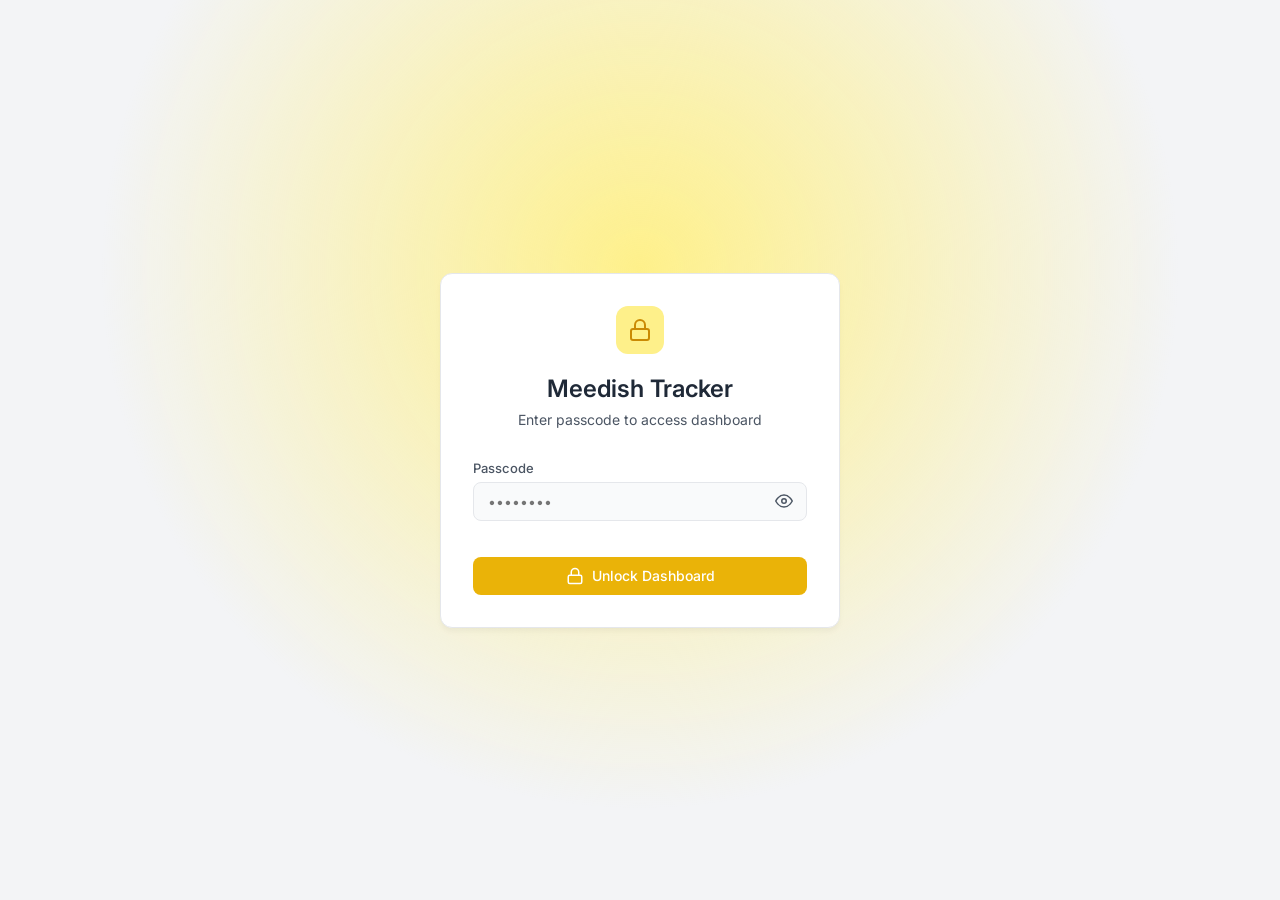
<file: index.html>
<!DOCTYPE html>
<html lang="en">

<head>
  <meta charset="UTF-8">
  <meta name="viewport" content="width=device-width, initial-scale=1.0">
  <title>Meedish Tracker | Login</title>
  <meta name="description" content="Login to Meedish Project Tracker">
  <link rel="stylesheet" href="style.css">
</head>

<body>
  <div class="bg-mesh"></div>

  <div class="login-wrapper">
    <div class="glass-panel login-card">
      <div class="login-icon">
        <svg width="24" height="24" viewBox="0 0 24 24" fill="none" stroke="currentColor" stroke-width="2"
          stroke-linecap="round" stroke-linejoin="round">
          <rect x="3" y="11" width="18" height="11" rx="2" ry="2"></rect>
          <path d="M7 11V7a5 5 0 0 1 10 0v4"></path>
        </svg>
      </div>
      <div class="login-header">
        <h1 class="text-gradient">Meedish Tracker</h1>
        <p>Enter passcode to access dashboard</p>
      </div>

      <form id="loginForm">
        <div class="input-group">
          <label for="password">Passcode</label>
          <div style="position: relative;">
            <input type="password" id="password" class="input-control" placeholder="••••••••" required style="padding-right: 40px; width: 100%; box-sizing: border-box;">
            <button type="button" id="togglePasswordBtn" style="position: absolute; right: 10px; top: 50%; transform: translateY(-50%); background: none; border: none; cursor: pointer; color: var(--text-secondary); padding: 4px; display: flex; align-items: center; justify-content: center;" title="Show Password">
              <svg id="eyeIcon" width="18" height="18" viewBox="0 0 24 24" fill="none" stroke="currentColor" stroke-width="2" stroke-linecap="round" stroke-linejoin="round">
                <path d="M1 12s4-8 11-8 11 8 11 8-4 8-11 8-11-8-11-8z"></path>
                <circle cx="12" cy="12" r="3"></circle>
              </svg>
            </button>
          </div>
        </div>

        <button type="submit" class="btn btn-primary" style="width: 100%; margin-top: 16px;">
          <svg width="18" height="18" viewBox="0 0 24 24" fill="none" stroke="currentColor" stroke-width="2"
            stroke-linecap="round" stroke-linejoin="round" style="margin-right: 8px;">
            <rect x="3" y="11" width="18" height="11" rx="2" ry="2"></rect>
            <path d="M7 11V7a5 5 0 0 1 10 0v4"></path>
          </svg>
          <span id="loginBtnText">Unlock Dashboard</span>
          <span id="loginLoader" class="loader" style="display: none;"></span>
        </button>
      </form>
    </div>
  </div>

  <script src="app.js"></script>
</body>

</html>
</file>
<file: style.css>
@import url('https://fonts.googleapis.com/css2?family=Inter:wght@400;500;600;700&display=swap');

:root {
  --primary-color: #eab308; /* yellow-500 */
  --primary-hover: #ca8a04; /* yellow-600 */
  --bg-color: #f3f4f6; /* gray-100 */
  --card-bg: #ffffff;
  --border-color: #e5e7eb; /* gray-200 */
  --text-primary: #1f2937; /* gray-800 */
  --text-secondary: #4b5563; /* gray-600 */
  --success-bg: #fef08a; /* yellow-200 */
  --success-text: #854d0e; /* yellow-800 */
  --pending-bg: #e5e7eb; /* gray-200 */
  --pending-text: #374151; /* gray-700 */
  --input-bg: #f9fafb; /* gray-50 */
}

* {
  box-sizing: border-box;
  margin: 0;
  padding: 0;
  font-family: 'Inter', sans-serif;
}

body {
  background-color: var(--bg-color);
  color: var(--text-primary);
  min-height: 100vh;
  display: flex;
  flex-direction: column;
  position: relative;
}

/* Background Glow */
.bg-mesh {
  position: fixed;
  top: 0;
  left: 0;
  width: 100vw;
  height: 100vh;
  z-index: -1;
  background: radial-gradient(circle at 50% 30%, #fef08a 0%, transparent 60%);
}

.glass-panel {
  background: var(--card-bg);
  border: 1px solid var(--border-color);
  border-radius: 12px;
  box-shadow: 0 4px 6px -1px rgba(0, 0, 0, 0.05);
}

h1, h2, h3 {
  font-weight: 600;
  color: var(--text-primary);
}

.btn {
  display: inline-flex;
  align-items: center;
  justify-content: center;
  padding: 10px 20px;
  border-radius: 8px;
  border: none;
  font-weight: 500;
  font-size: 14px;
  cursor: pointer;
  transition: all 0.2s ease;
}

.btn-primary {
  background: var(--primary-color);
  color: white;
}

.btn-primary:hover {
  background: var(--primary-hover);
}

.btn-outline {
  background: transparent;
  border: 1px solid var(--border-color);
  color: var(--text-primary);
}
.btn-outline:hover {
  background: var(--bg-color);
}

.input-group {
  margin-bottom: 20px;
  display: flex;
  flex-direction: column;
  gap: 6px;
}

.input-group label {
  font-size: 13px;
  color: var(--text-secondary);
  font-weight: 500;
}

.input-control {
  width: 100%;
  padding: 10px 14px;
  background: var(--input-bg);
  border: 1px solid var(--border-color);
  border-radius: 8px;
  color: var(--text-primary);
  font-size: 14px;
  outline: none;
  transition: border-color 0.2s, box-shadow 0.2s;
}

.input-control:focus {
  border-color: var(--primary-color);
  box-shadow: 0 0 0 3px rgba(234, 179, 8, 0.15); /* yellow-500 */
}

.container {
  max-width: 1400px;
  margin: 0 auto;
  padding: 32px 24px;
  width: 100%;
}

/* Login */
.login-wrapper {
  display: flex;
  align-items: center;
  justify-content: center;
  min-height: 100vh;
  padding: 24px;
}

.login-card {
  width: 100%;
  max-width: 400px;
  padding: 32px;
}

.login-icon {
  width: 48px;
  height: 48px;
  background: #fef08a; /* yellow-200 */
  color: var(--primary-hover);
  border-radius: 12px;
  display: flex;
  align-items: center;
  justify-content: center;
  margin: 0 auto 20px;
}

.login-header {
  text-align: center;
  margin-bottom: 32px;
}

.login-header h1 {
  font-size: 24px;
  margin-bottom: 8px;
}

.login-header p {
  color: var(--text-secondary);
  font-size: 14px;
}

/* Dashboard Header */
.tracker-header {
  display: flex;
  justify-content: space-between;
  align-items: center;
  margin-bottom: 24px;
}

/* KPI Cards */
.kpi-grid {
  display: grid;
  grid-template-columns: repeat(auto-fit, minmax(240px, 1fr));
  gap: 16px;
  margin-bottom: 32px;
}

.kpi-card {
  padding: 20px;
  display: flex;
  flex-direction: column;
  gap: 8px;
}
.kpi-title {
  font-size: 14px;
  color: var(--text-secondary);
  font-weight: 500;
}
.kpi-value {
  font-size: 32px;
  font-weight: 700;
  color: var(--text-primary);
}
.kpi-subtext {
  font-size: 12px;
  color: var(--text-secondary);
}

/* Table Controls */
.table-controls {
  display: flex;
  justify-content: space-between;
  align-items: center;
  margin-bottom: 16px;
  flex-wrap: wrap;
  gap: 16px;
}

.filter-group {
  display: flex;
  gap: 12px;
  align-items: center;
}

/* Table Styles */
.table-container {
  background: var(--card-bg);
  border: 1px solid var(--border-color);
  border-radius: 12px;
  overflow-x: auto;
  box-shadow: 0 4px 6px -1px rgba(0, 0, 0, 0.05);
}

table {
  width: 100%;
  border-collapse: collapse;
  min-width: 900px;
}

th {
  background: var(--bg-color);
  padding: 12px 16px;
  text-align: left;
  font-size: 12px;
  font-weight: 600;
  color: var(--text-secondary);
  text-transform: uppercase;
  letter-spacing: 0.05em;
  border-bottom: 1px solid var(--border-color);
}

td {
  padding: 16px;
  font-size: 14px;
  border-bottom: 1px solid var(--border-color);
  color: var(--text-primary);
  vertical-align: middle;
}

tr:last-child td {
  border-bottom: none;
}

tr:hover {
  background: #f9fafb;
}

.status-badge {
  padding: 4px 10px;
  border-radius: 99px;
  font-size: 12px;
  font-weight: 500;
  display: inline-block;
}
.status-active { background: var(--success-bg); color: var(--success-text); }
.status-completed { background: var(--pending-bg); color: var(--pending-text); }
.status-late { background: #fee2e2; color: #991b1b; }

.progress-bar-bg {
  background: var(--border-color);
  border-radius: 99px;
  height: 8px;
  width: 100px;
  overflow: hidden;
  margin-top: 4px;
}
.progress-bar-fill {
  background: var(--primary-color);
  height: 100%;
  border-radius: 99px;
}

/* Actions */
.action-btn {
  background: none;
  border: none;
  color: var(--text-secondary);
  cursor: pointer;
  padding: 6px;
  border-radius: 6px;
}
.action-btn:hover {
  background: var(--border-color);
  color: var(--text-primary);
}

/* Modal */
.modal-overlay {
  position: fixed;
  top: 0;
  left: 0;
  width: 100vw;
  height: 100vh;
  background: rgba(0,0,0,0.5);
  display: flex;
  align-items: center;
  justify-content: center;
  z-index: 100;
  opacity: 0;
  pointer-events: none;
  transition: opacity 0.2s;
}
.modal-overlay.active {
  opacity: 1;
  pointer-events: auto;
}
.modal-card {
  width: 100%;
  max-width: 500px;
  padding: 24px;
  background: var(--card-bg);
  border-radius: 12px;
  transform: translateY(20px);
  transition: transform 0.2s;
  max-height: 90vh;
  overflow-y: auto;
}
.modal-overlay.active .modal-card {
  transform: translateY(0);
}

/* Loader */
.loader {
  display: inline-block;
  width: 16px;
  height: 16px;
  border: 2px solid rgba(255,255,255,0.3);
  border-radius: 50%;
  border-top-color: white;
  animation: spin 1s linear infinite;
}
.loader-large {
  width: 32px;
  height: 32px;
  border-top-color: var(--primary-color);
  border-left-color: rgba(234, 179, 8, 0.2);
  border-right-color: rgba(234, 179, 8, 0.2);
  border-bottom-color: rgba(234, 179, 8, 0.2);
}
@keyframes spin { to { transform: rotate(360deg); } }
.fade-in { animation: fadeIn 0.3s ease-in forwards; }
@keyframes fadeIn { from { opacity: 0; } to { opacity: 1; } }

/* Responsive Adjustments */
@media (max-width: 768px) {
  .tracker-header {
    flex-direction: column;
    align-items: flex-start;
    gap: 16px;
  }
  
  .tracker-header > div:last-child {
    width: 100%;
    flex-wrap: wrap;
  }

  .tracker-header > div:last-child .btn {
    flex: 1;
    white-space: nowrap;
    font-size: 13px;
    padding: 8px 12px;
  }
  
  .table-controls {
    flex-direction: column;
    align-items: stretch;
  }

  .filter-group {
    flex-direction: column;
    align-items: stretch;
    width: 100%;
  }

  .filter-group .input-control {
    width: 100% !important;
  }

  #newTaskBtn {
    width: 100%;
  }

  .container {
    padding: 16px 12px;
  }

  .kpi-grid {
    grid-template-columns: 1fr 1fr;
  }

  .modal-card {
    margin: 16px;
    max-height: calc(100vh - 32px);
  }
  
  /* Handle modal inline styles */
  #taskForm > div[style*="display: flex"] {
    flex-direction: column;
    gap: 0 !important;
  }
  
  #taskForm > div > div[style*="flex: 1"],
  #taskForm > div > div[style*="flex: 2"] {
    width: 100%;
  }
  
  #taskForm > div[style*="justify-content: flex-end"] {
    flex-direction: column-reverse;
    gap: 8px !important;
  }
  
  #taskForm > div[style*="justify-content: flex-end"] .btn {
    width: 100%;
  }
}

@media (max-width: 480px) {
  .kpi-grid {
    grid-template-columns: 1fr;
  }
}
</file>
